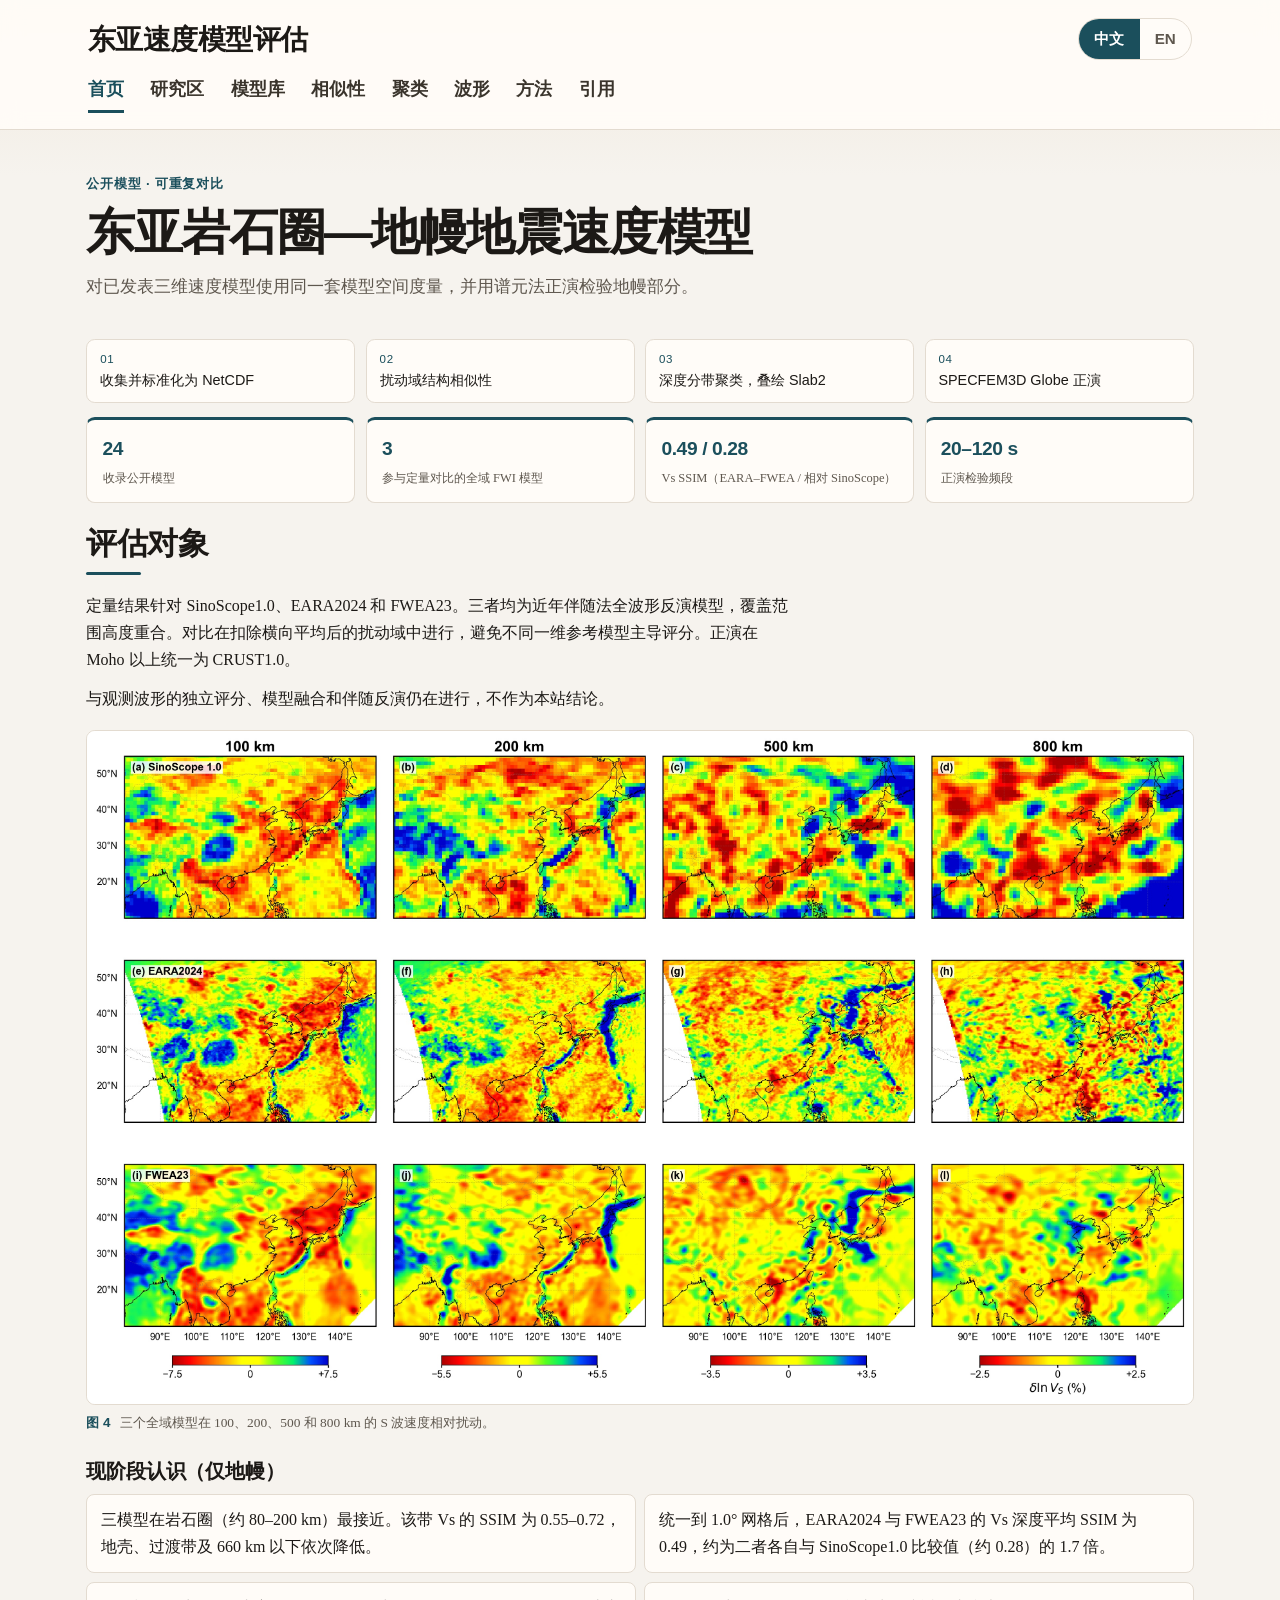
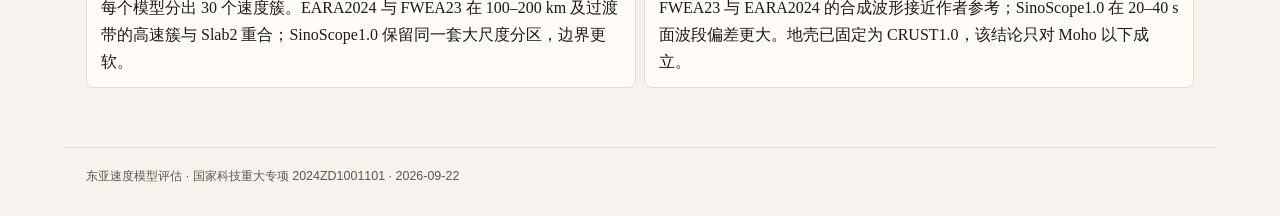
<file: index.html>
<!DOCTYPE html>
<html lang="zh-CN">
<head>
  <meta charset="UTF-8">
  <meta name="viewport" content="width=device-width, initial-scale=1">
  <title>东亚速度模型评估</title>
  <meta name="description" content="东亚公开岩石圈—地幔地震速度模型的定量评估。">
  <link rel="alternate" hreflang="zh-CN" href="./">
  <link rel="alternate" hreflang="en" href="en/index.html">
  <link rel="stylesheet" href="style.css?v=9">
</head>
<body>
<header class="site">
  <div class="brand-bar">
    <a class="brand" href="#home">东亚速度模型评估</a>
    <nav class="lang-switch" aria-label="Language">
      <a href="#" class="current" aria-current="page">中文</a>
      <a href="en/index.html" id="lang-other">EN</a>
    </nav>
  </div>
  <nav class="site" aria-label="Primary">
    <a href="#home" data-section="home" class="active">首页</a>
    <a href="#region" data-section="region">研究区</a>
    <a href="#models" data-section="models">模型库</a>
    <a href="#similarity" data-section="similarity">相似性</a>
    <a href="#clustering" data-section="clustering">聚类</a>
    <a href="#waveforms" data-section="waveforms">波形</a>
    <a href="#methods" data-section="methods">方法</a>
    <a href="#cite" data-section="cite">引用</a>
  </nav>
</header>
<main>

  <section id="home" class="block on">
    <div class="hero">
      <p class="kicker sans">公开模型 · 可重复对比</p>
      <h1><span class="keep">东亚岩石圈—地幔</span><span class="keep">地震速度模型</span></h1>
      <p class="lead">对已发表三维速度模型使用同一套模型空间度量，并用谱元法正演检验地幔部分。</p>
    </div>
    <ol class="steps sans">
      <li><span>01</span>收集并标准化为 NetCDF</li>
      <li><span>02</span>扰动域结构相似性</li>
      <li><span>03</span>深度分带聚类，叠绘 Slab2</li>
      <li><span>04</span>SPECFEM3D Globe 正演</li>
    </ol>
    <div class="metrics">
      <div class="metric"><div class="v">24</div><div class="l">收录公开模型</div></div>
      <div class="metric"><div class="v">3</div><div class="l">参与定量对比的全域 FWI 模型</div></div>
      <div class="metric"><div class="v">0.49 / 0.28</div><div class="l">Vs SSIM（EARA–FWEA / 相对 SinoScope）</div></div>
      <div class="metric"><div class="v">20–120 s</div><div class="l">正演检验频段</div></div>
    </div>
    <h2>评估对象</h2>
    <p>定量结果针对 SinoScope1.0、EARA2024 和 FWEA23。三者均为近年伴随法全波形反演模型，覆盖范围高度重合。对比在扣除横向平均后的扰动域中进行，避免不同一维参考模型主导评分。正演在 Moho 以上统一为 CRUST1.0。</p>
    <p>与观测波形的独立评分、模型融合和伴随反演仍在进行，不作为本站结论。</p>
    <figure class="figure"><img src="assets/fig4.jpg" alt="三个全域模型在 100、200、500 和 800 km 的 S 波速度相对扰动。" loading="lazy"><figcaption><span class="fig-id">图 4</span> 三个全域模型在 100、200、500 和 800 km 的 S 波速度相对扰动。</figcaption></figure>
    <h3>现阶段认识（仅地幔）</h3>
    <ul class="findings">
      <li>三模型在岩石圈（约 80–200 km）最接近。该带 Vs 的 SSIM 为 0.55–0.72，地壳、过渡带及 660 km 以下依次降低。</li>
      <li>统一到 1.0° 网格后，EARA2024 与 FWEA23 的 Vs 深度平均 SSIM 为 0.49，约为二者各自与 SinoScope1.0 比较值（约 0.28）的 1.7 倍。</li>
      <li>每个模型分出 30 个速度簇。EARA2024 与 FWEA23 在 100–200 km 及过渡带的高速簇与 Slab2 重合；SinoScope1.0 保留同一套大尺度分区，边界更软。</li>
      <li>FWEA23 与 EARA2024 的合成波形接近作者参考；SinoScope1.0 在 20–40 s 面波段偏差更大。地壳已固定为 CRUST1.0，该结论只对 Moho 以下成立。</li>
    </ul>
  </section>
  <section id="region" class="block">
    <h2>研究区与数据</h2>
    <p>研究区覆盖东亚及西太平洋邻区，包括青藏高原、华北—东北、华南、东南亚，以及日本海沟—伊豆—小笠原—马里亚纳俯冲系统。</p>
    <figure class="figure"><img src="assets/fig1.jpg" alt="东亚研究区构造背景。底图给出海岸线、主要板块边界、火山和 Slab2 俯冲板片。" loading="lazy"><figcaption><span class="fig-id">图 1</span> 东亚研究区构造背景。底图给出海岸线、主要板块边界、火山和 Slab2 俯冲板片。</figcaption></figure>
    <p>波形检验测试集取自 GCMT / GCMT3D 的 30 个事件。公开 FDSN 台站经三分量完整、记录时长不少于 1800 s、20–100 s 频段信噪比不小于 4 筛选后，入选正演台站 135 个（独立台站 417 个，有效测量 2161 条，通过率约 69%）。</p>
    <figure class="figure"><img src="assets/fig2.jpg" alt="标准测试集 30 个事件的空间分布，用于谱元法正演检验。" loading="lazy"><figcaption><span class="fig-id">图 2</span> 标准测试集 30 个事件的空间分布，用于谱元法正演检验。</figcaption></figure>
    <figure class="figure"><img src="assets/fig3.jpg" alt="通过波形质量筛选后用于正演的台站分布。" loading="lazy"><figcaption><span class="fig-id">图 3</span> 通过波形质量筛选后用于正演的台站分布。</figcaption></figure>
    <p class="note">相对 FWEA23 所用约 814 个中国省级台站，公开 FDSN 在中国大陆内部明显偏少。解释评分时不能把覆盖缺口读成模型优劣。</p>
  </section>
  <section id="models" class="block">
    <h2>模型库</h2>
    <p>共收集 2018–2026 年发表的 24 个岩石圈—上地幔模型。只有三个准全域 FWI 模型能进入同一套相似性矩阵；区域和局部模型仅作对照。</p>
    <h3>表 1　定量对比所用的三个模型</h3>
    <div class="table-wrap"><table><thead><tr><th>属性</th><th>SinoScope1.0</th><th>EARA2024</th><th>FWEA23</th></tr></thead><tbody>
        <tr><td>文献</td><td><a href="https://doi.org/10.1029/2022JB024957" target="_blank" rel="noopener noreferrer">Ma et al., 2022</a></td><td><a href="https://doi.org/10.1093/gji/ggae302" target="_blank" rel="noopener noreferrer">Xi et al., 2024</a></td><td><a href="https://doi.org/10.1016/j.epsl.2024.118764" target="_blank" rel="noopener noreferrer">Liu et al., 2024</a></td></tr>
        <tr><td>水平分辨率</td><td>~1.0°</td><td>~0.25°</td><td>~0.25°</td></tr>
        <tr><td>深度 (km)</td><td>0–2800</td><td>0–1000</td><td>0–1000</td></tr>
        <tr><td>地震 / 台站</td><td>410 / 2427</td><td>142 / ~2000</td><td>141 / 4640</td></tr>
        <tr><td>最短周期 (s)</td><td>30</td><td>8</td><td>15</td></tr>
        <tr><td>失配函数</td><td>时-频域相位</td><td>加权 NZCC</td><td>分震相归一化互相关</td></tr>
        <tr><td>径向各向异性</td><td>否</td><td>ρ, VC, VSV, VSH, η</td><td>仅上部 220 km</td></tr>
        <tr><td>初始模型</td><td>CSEM</td><td>FWEA18 + EARA2014 + S362ANI</td><td>FWEA18 + EARA2014</td></tr>
        <tr><td>分发形式</td><td>规则网格 NetCDF</td><td>规则网格 NetCDF</td><td>NetCDF + 原生 GLL</td></tr>
        </tbody></table></div>
    <h3>表 S1　模型目录（按年份）</h3>
    <div class="table-wrap"><table><thead><tr><th>模型</th><th>年份</th><th>参数</th><th>深度 (km)</th><th>覆盖</th><th>文献</th></tr></thead><tbody><tr><td>CSEM_Japan</td><td>2018</td><td>Vs</td><td>0–350</td><td>日本及邻区</td><td><a href="https://doi.org/10.1029/2018GL077338" target="_blank" rel="noopener noreferrer">Fichtner et al., 2018</a></td></tr>
<tr><td>FWEA18</td><td>2018</td><td>Vp, Vs</td><td>0–800</td><td>东亚</td><td><a href="https://doi.org/10.1029/2018GC007460" target="_blank" rel="noopener noreferrer">Tao et al., 2018</a></td></tr>
<tr><td>TP2019</td><td>2020</td><td>Vs</td><td>25–700</td><td>青藏高原</td><td><a href="https://doi.org/10.1029/2019JB018344" target="_blank" rel="noopener noreferrer">Xiao et al., 2020</a></td></tr>
<tr><td>KEA20</td><td>2021</td><td>Vs</td><td>25–250</td><td>朝鲜半岛—东亚</td><td><a href="https://doi.org/10.1029/2020JB021201" target="_blank" rel="noopener noreferrer">Witek et al., 2021</a></td></tr>
<tr><td>SWChinaCVM-1.0</td><td>2021</td><td>Vp, Vs</td><td>0–50</td><td>西南中国</td><td><a href="https://doi.org/10.1785/0220200318" target="_blank" rel="noopener noreferrer">Liu et al., 2021</a></td></tr>
<tr><td>SinoScope1.0</td><td>2022</td><td>Vp, Vs</td><td>0–2800</td><td>中国及邻区</td><td><a href="https://doi.org/10.1029/2022JB024957" target="_blank" rel="noopener noreferrer">Ma et al., 2022</a></td></tr>
<tr><td>USTClitho2.0</td><td>2022</td><td>Vp, Vs</td><td>0–150</td><td>中国大陆</td><td><a href="https://doi.org/10.1785/0220210122" target="_blank" rel="noopener noreferrer">Han et al., 2022</a></td></tr>
<tr><td>SASSY21</td><td>2022</td><td>Vs</td><td>150–600</td><td>东南亚</td><td><a href="https://doi.org/10.1029/2021JB022930" target="_blank" rel="noopener noreferrer">Wehner et al., 2022</a></td></tr>
<tr><td>CSRM1.0</td><td>2023</td><td>Vp, Vs</td><td>0–100</td><td>中国大陆</td><td><a href="https://doi.org/10.26464/epp2023078" target="_blank" rel="noopener noreferrer">Wen and Yu, 2023</a></td></tr>
<tr><td>SWChinaCVM-2.0</td><td>2023</td><td>Vp, Vs</td><td>0–50</td><td>西南中国</td><td><a href="https://doi.org/10.1007/s11430-022-1161-7" target="_blank" rel="noopener noreferrer">Liu et al., 2023</a></td></tr>
<tr><td>ASIA2024</td><td>2024</td><td>Vp, Vs</td><td>0–690</td><td>亚洲</td><td><a href="https://doi.org/10.1016/j.earscirev.2024.104841" target="_blank" rel="noopener noreferrer">Dou et al., 2024</a></td></tr>
<tr><td>EARA2024</td><td>2024</td><td>Vp, Vs</td><td>0–1000</td><td>东亚—西北太平洋</td><td><a href="https://doi.org/10.1093/gji/ggae302" target="_blank" rel="noopener noreferrer">Xi et al., 2024</a></td></tr>
<tr><td>FWEA23</td><td>2024</td><td>Vp, Vs</td><td>0–1000</td><td>东亚</td><td><a href="https://doi.org/10.1016/j.epsl.2024.118764" target="_blank" rel="noopener noreferrer">Liu et al., 2024</a></td></tr>
<tr><td>CSES_VM1.0</td><td>2024</td><td>Vp, Vs</td><td>0–75</td><td>南北地震带</td><td><a href="https://doi.org/10.1007/s11430-023-1293-4" target="_blank" rel="noopener noreferrer">Wu et al., 2024</a></td></tr>
<tr><td>Gao_NEChina</td><td>2025</td><td>Vp</td><td>0–2500</td><td>东北</td><td><a href="https://doi.org/10.1038/s41467-025-58053-5" target="_blank" rel="noopener noreferrer">Gao et al., 2025</a></td></tr>
<tr><td>Han_NEChina</td><td>2025</td><td>Vs</td><td>0–2500</td><td>东北</td><td><a href="https://doi.org/10.1093/gji/ggaf070" target="_blank" rel="noopener noreferrer">Han et al., 2025</a></td></tr></tbody></table></div>
    <p class="note">Chen_SChinaSea、Cao_SETibet、Kumar_Pamir、Wu_NETibet 等局部模型只作对照。数据来自 IRIS EMC 与论文补充材料。本站不提供 NetCDF 或 GLL 下载。</p>
  </section>
  <section id="similarity" class="block">
    <h2>结构相似性</h2>
    <p>在统一 1.0° 网格和扰动场 δlnV 上逐层计算 SSIM（Wang et al., 2004）。相位随机化零假设基线约 0.05–0.07。横向平均剖面的一维 SSIM 为 0.90–0.99，分歧在横向图案而不在背景梯度。</p>
    <figure class="figure"><img src="assets/fig5.jpg" alt="一维背景剖面与逐深度结构相似性（Vs / Vp）。" loading="lazy"><figcaption><span class="fig-id">图 5</span> 一维背景剖面与逐深度结构相似性（Vs / Vp）。</figcaption></figure>
    <h3>表 2　深度平均 SSIM ± 标准差</h3>
    <div class="table-wrap"><table><thead><tr><th>模型对</th><th>Vs SSIM</th><th>Vs 结构项</th><th>Vp SSIM</th><th>Vp 结构项</th><th>零假设 (Vs / Vp)</th></tr></thead><tbody>
        <tr><td>SinoScope1.0–EARA2024</td><td>0.276 ± 0.147</td><td>0.305</td><td>0.196 ± 0.089</td><td>0.224</td><td>0.054 / 0.067</td></tr>
        <tr><td>SinoScope1.0–FWEA23</td><td>0.288 ± 0.148</td><td>0.332</td><td>0.198 ± 0.106</td><td>0.233</td><td>0.056 / 0.071</td></tr>
        <tr><td>EARA2024–FWEA23</td><td>0.494 ± 0.153</td><td>0.521</td><td>0.482 ± 0.101</td><td>0.509</td><td>0.053 / 0.054</td></tr>
        </tbody></table></div>
    <p>岩石圈（80–200 km）最接近，单层 Vs 峰值在 120 km（0.764 / 0.622 / 0.619）。地壳、200 km 以下及 660 km 以下依次降低。EARA2024–FWEA23 在 660 km 的单层突降，更可能来自相变面参数化差异，而不是真实结构对比。</p>
    <figure class="figure"><img src="assets/fig4.jpg" alt="三个全域模型在 100、200、500 和 800 km 的 S 波速度相对扰动。" loading="lazy"><figcaption><span class="fig-id">图 4</span> 三个全域模型在 100、200、500 和 800 km 的 S 波速度相对扰动。</figcaption></figure>
  </section>
  <section id="clustering" class="block">
    <h2>速度簇</h2>
    <p>在地壳、岩石圈地幔、过渡带和下地幔四个深度带上，对 (δlnVp, δlnVs) 独立拟合高斯混合。分量数取构造先验 K = 10 / 10 / 5 / 5，不用 BIC 最小值。带内按平均 δlnVs 升序编号。地质界线与 Slab2 只作叠图，不计算符合度分数。</p>
    <h3>表 3　深度分层 GMM</h3>
    <div class="table-wrap"><table><thead><tr><th>模型</th><th>簇数</th><th>有效体元</th><th>轮廓系数</th><th>高置信度</th></tr></thead><tbody>
        <tr><td>SinoScope1.0</td><td>30</td><td>4.08×10⁵</td><td>0.297</td><td>53.4%</td></tr>
        <tr><td>EARA2024</td><td>30</td><td>5.81×10⁶</td><td>0.342</td><td>74.2%</td></tr>
        <tr><td>FWEA23</td><td>30</td><td>7.64×10⁶</td><td>0.343</td><td>75.9%</td></tr>
        </tbody></table></div>
    <figure class="figure"><img src="assets/fig6.jpg" alt="EARA2024 深度分层 GMM 速度簇水平切片，叠绘 Slab2。" loading="lazy"><figcaption><span class="fig-id">图 6</span> EARA2024 深度分层 GMM 速度簇水平切片，叠绘 Slab2。</figcaption></figure>
    <figure class="figure"><img src="assets/fig7.jpg" alt="EARA2024 速度簇的经度—深度剖面，叠绘 Slab2 板片体。" loading="lazy"><figcaption><span class="fig-id">图 7</span> EARA2024 速度簇的经度—深度剖面，叠绘 Slab2 板片体。</figcaption></figure>
    <figure class="figure"><img src="assets/fig8.jpg" alt="EARA2024 各速度簇的 dlnVp / dlnVs 深度剖面。" loading="lazy"><figcaption><span class="fig-id">图 8</span> EARA2024 各速度簇的 dlnVp / dlnVs 深度剖面。</figcaption></figure>
    <p class="note">地壳带体积很小、集中在 0–10 km 的若干簇是振幅碎片，不解释为独立盆地。正文只讨论克拉通根、弧后低速、滞留板片和环境地幔等一级格局。</p>
  </section>
  <section id="waveforms" class="block">
    <h2>正演波形</h2>
    <p>三模型在同一套 SPECFEM3D Globe 网格上正演，CMTSOLUTION 与 STATIONS 相同。求解器先写地幔再写地壳，因此三次计算在 Moho 以上都使用 CRUST1.0，合成波形差异只反映地幔。频段为 20–40 s 和 40–120 s。当前指标比较的是合成波形与作者参考波形（AuthorRef），还不是观测记录。</p>
    <figure class="figure"><img src="assets/fig9.jpg" alt="三模型合成波形相对作者参考波形的走时、振幅和波形形态汇总。" loading="lazy"><figcaption><span class="fig-id">图 9</span> 三模型合成波形相对作者参考波形的走时、振幅和波形形态汇总。</figcaption></figure>
    <h3>表 5　相对 AuthorRef 的中位数指标（节选）</h3>
    <div class="table-wrap"><table><thead><tr><th>模型</th><th>频段</th><th>震相</th><th>|dT| (s)</th><th>NZCC</th><th>相对 L2</th></tr></thead><tbody>
        <tr><td>FWEA23</td><td>20–40 s</td><td>P(Z)</td><td>0.41</td><td>0.935</td><td>0.145</td></tr>
        <tr><td>EARA2024</td><td>20–40 s</td><td>P(Z)</td><td>0.35</td><td>0.920</td><td>0.171</td></tr>
        <tr><td>SinoScope1.0</td><td>20–40 s</td><td>P(Z)</td><td>2.68</td><td>0.714</td><td>0.592</td></tr>
        <tr><td>FWEA23</td><td>20–40 s</td><td>Rayleigh(Z)</td><td>4.60</td><td>0.475</td><td>1.016</td></tr>
        <tr><td>EARA2024</td><td>20–40 s</td><td>Rayleigh(Z)</td><td>4.71</td><td>0.415</td><td>1.084</td></tr>
        <tr><td>SinoScope1.0</td><td>20–40 s</td><td>Rayleigh(Z)</td><td>5.47</td><td>0.303</td><td>1.571</td></tr>
        <tr><td>FWEA23</td><td>40–120 s</td><td>P(Z)</td><td>0.67</td><td>0.978</td><td>0.047</td></tr>
        <tr><td>EARA2024</td><td>40–120 s</td><td>P(Z)</td><td>0.42</td><td>0.979</td><td>0.052</td></tr>
        <tr><td>SinoScope1.0</td><td>40–120 s</td><td>P(Z)</td><td>3.07</td><td>0.908</td><td>0.188</td></tr>
        </tbody></table></div>
    <p>长周期体波窗口最稳定。SinoScope1.0 与另外两模型的差别主要出现在 20–40 s 面波段。模型空间 SSIM 排序不能直接当作观测波形的最终排名：AuthorRef 更接近 FWEA23，目前只有 FWEA23 有原生 GLL，且正演不含地壳 SSIM 所度量的那部分差异。</p>
    <p class="note">本页不提供向超算互联网提交作业。预计算图是当前正演记录。</p>
  </section>
  <section id="methods" class="block">
    <h2>方法要点</h2>
    <h3>标准化</h3>
    <p>模型转为符合 CF 约定的 NetCDF，维度为 (latitude, longitude, depth)。速度单位 km/s，深度自地表向下为正。参数名：vp、vs、vpv、vph、vsv、vsh、rho、eta。三个核心模型已有原生 Vp 与 Vs，不使用 Brocher (2005) 或地幔比例补全。</p>
    <h3>扰动域与统一网格</h3>
    <p>δlnV = (V − V̄(z)) / V̄(z)，V̄ 为面积加权横向平均。所有模型对使用交集区域（约 10°–55°N，80°–150°E）、1.0° 网格和有效掩膜（逐层覆盖约 0.90）。若各对各取原生分辨率，矩阵内的 SSIM 将不可比。</p>
    <h3>SSIM</h3>
    <p>局部统计使用 σ = 2.0° 的高斯窗口，再按层厚加权。单独给出结构项，以免把纯振幅标定误读为图案变化。零假设保持功率谱、随机化相位（20 次，种子 42）。</p>
    <h3>聚类</h3>
    <p>特征为标准化后的 δlnVp 与 δlnVs。分带界线为 Moho、410 km 和 660 km。完整协方差 GMM 由 EM 估计。三模型使用同一组 K。BIC 只作诊断。</p>
    <h3>正演</h3>
    <p>SPECFEM3D Globe 在地幔赋值之后写入地壳。启用地壳模块会覆盖 Moho 以上节点。三次正演共用 CRUST1.0，残差才能归因到地幔。频段下限为 20 s。窗口目标为信噪比大于 4 且互相关大于 0.7。观测波形的 χT / χA / χF 及地理—分类加权（Zhou et al., 2021）留待后续工作。</p>
  </section>
  <section id="cite" class="block">
    <h2>引用与数据</h2>
    <p>请引用在审稿件。模型文件仍由原作者和 IRIS EMC 分发，本站不提供 NetCDF 或 GLL。</p>
    <ol class="cite">
      <li>评估文稿：东亚岩石圈—地幔地震速度模型定量对比。<i>中国科学：地球科学</i>，审稿中。</li>
      <li>Ma J, Bunge H, Thrastarson S, Fichtner A, Herwaarden D van, Tian Y, Chang S, Liu T. 2022. Seismic full-waveform inversion of the crust-mantle structure beneath China and adjacent regions. <i>J. Geophys. Res. Solid Earth</i>, 127(9), e2022JB024957.</li>
      <li>Liu C, Banerjee R, Grand S P, Sandvol E, Mitra S, Liang X, Wei S. 2024. A high-resolution seismic velocity model for East Asia using full-waveform tomography. <i>Earth Planet. Sci. Lett.</i>, 639, 118764.</li>
      <li>Xi Z, Chen M, Wei S S, Li J, Zhou T, Wang B, Kim Y. 2024. EARA2024: A radially anisotropic seismic velocity model for East Asia and the northwestern Pacific. <i>Geophys. J. Int.</i>, 239(2), 914–935.</li>
      <li>Wang Z, Bovik A C, Sheikh H R, Simoncelli E P. 2004. Image quality assessment: from error visibility to structural similarity. <i>IEEE Trans. Image Process.</i>, 13(4), 600–612.</li>
      <li>Zhou T, Li J, Xi Z, Chen M. 2021. Assessment of seismic tomographic models of the contiguous United States using spectral-element seismic waveforms. <i>Geophys. J. Int.</i>, 228(2), 1392–1414.</li>
      <li>IRIS DMC, 2011. Data Services Products: EMC. <a href="https://ds.iris.edu/ds/products/emc/" target="_blank" rel="noopener noreferrer">https://ds.iris.edu/ds/products/emc/</a></li>
    </ol>
    <p class="note">图件来自评估文稿。</p>
  </section>

</main>
<footer class="site">东亚速度模型评估 · 国家科技重大专项 2024ZD1001101 · 2026-09-22</footer>
<script src="app.js?v=3"></script>
</body>
</html>
</file>
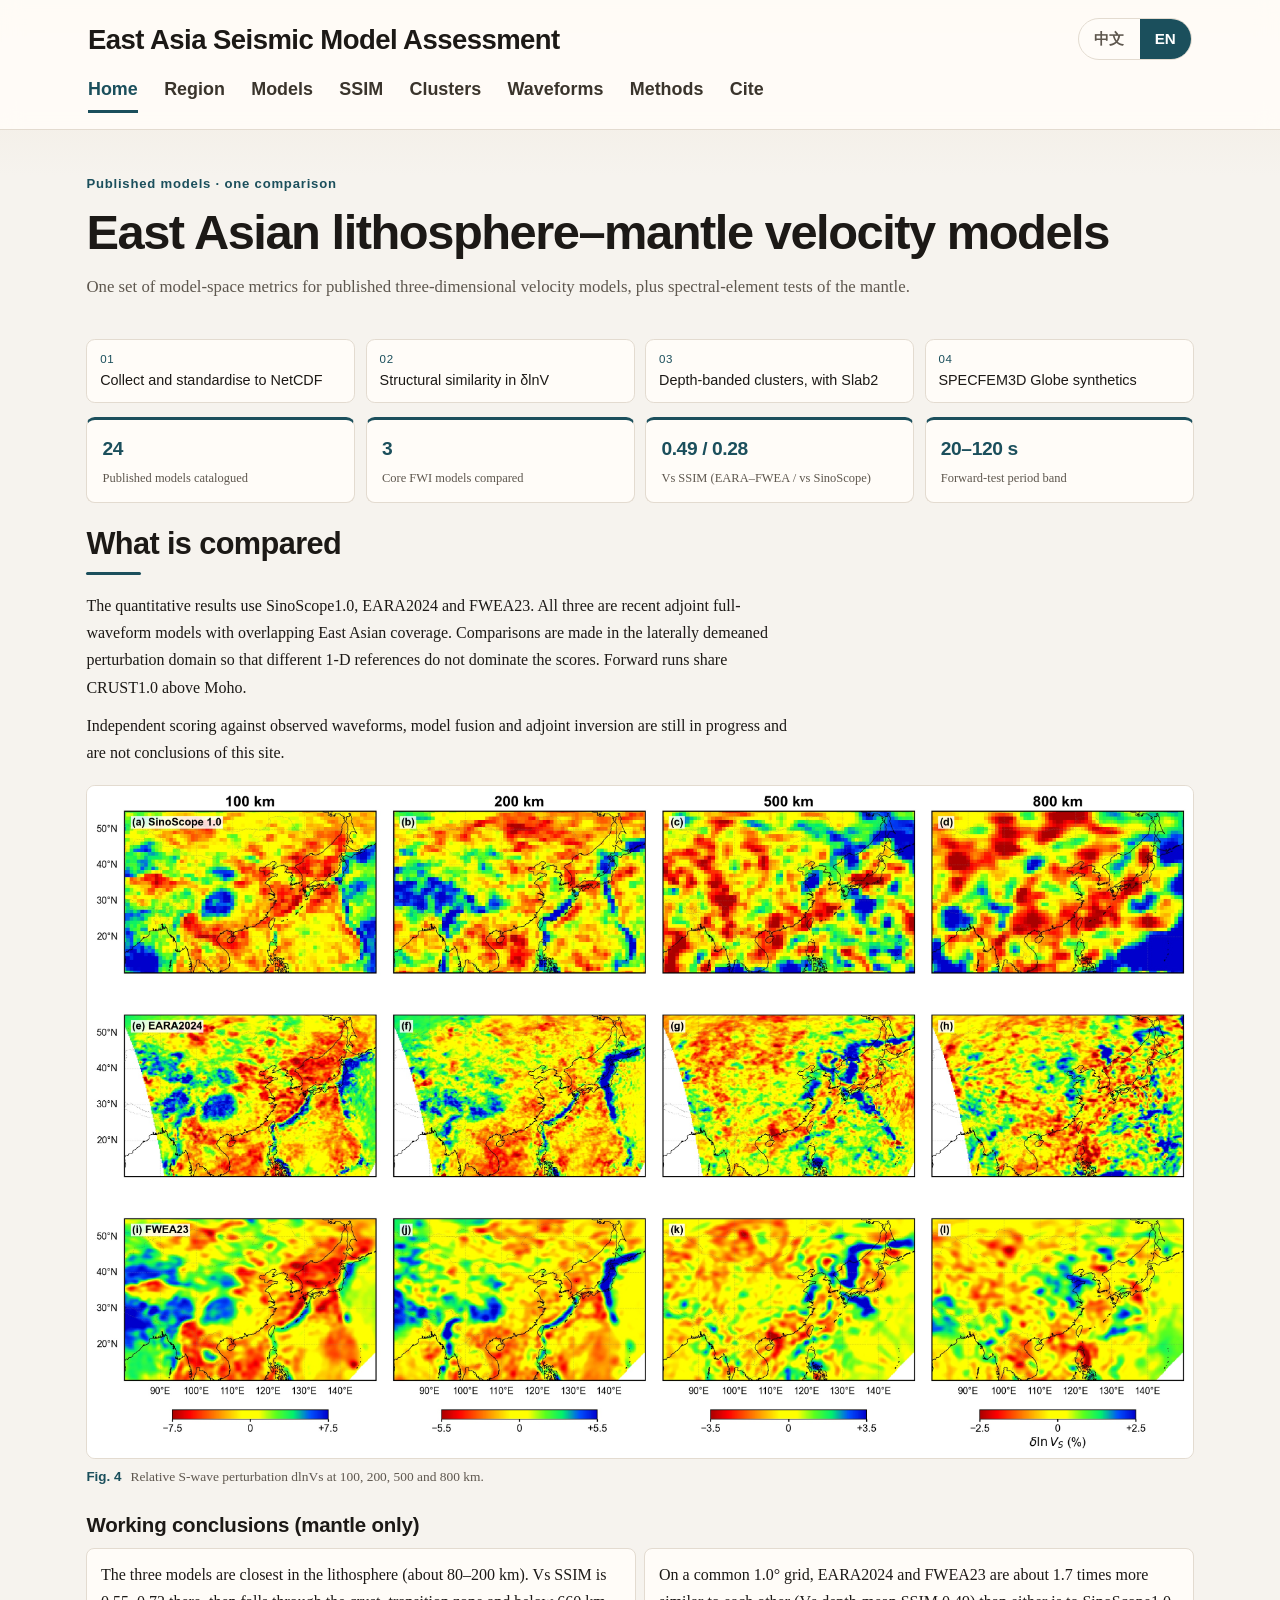
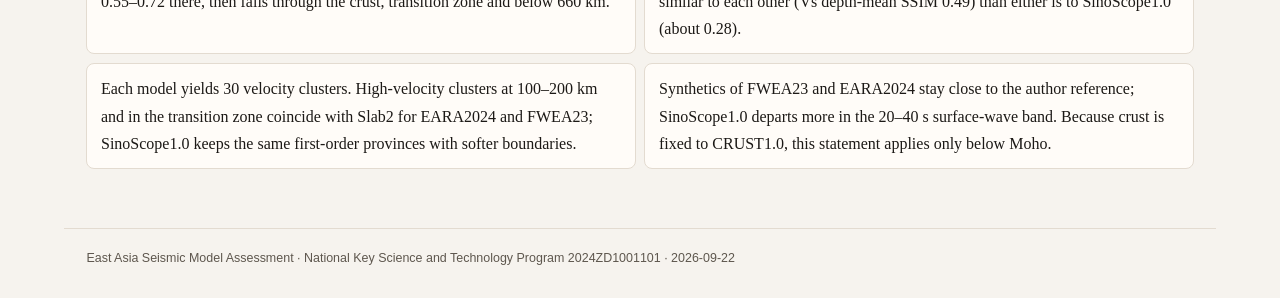
<file: en/index.html>
<!DOCTYPE html>
<html lang="en">
<head>
  <meta charset="UTF-8">
  <meta name="viewport" content="width=device-width, initial-scale=1">
  <title>East Asia Seismic Model Assessment</title>
  <meta name="description" content="Quantitative assessment of published East Asian lithosphere–mantle seismic velocity models.">
  <link rel="alternate" hreflang="en" href="./">
  <link rel="alternate" hreflang="zh-CN" href="../index.html">
  <link rel="stylesheet" href="../style.css?v=9">
</head>
<body>
<header class="site">
  <div class="brand-bar">
    <a class="brand" href="#home">East Asia Seismic <span class="tail">Model Assessment</span></a>
    <nav class="lang-switch" aria-label="Language">
      <a href="../index.html" id="lang-other">中文</a>
      <a href="#" class="current" aria-current="page">EN</a>
    </nav>
  </div>
  <nav class="site" aria-label="Primary">
    <a href="#home" data-section="home" class="active">Home</a>
    <a href="#region" data-section="region">Region</a>
    <a href="#models" data-section="models">Models</a>
    <a href="#similarity" data-section="similarity">SSIM</a>
    <a href="#clustering" data-section="clustering">Clusters</a>
    <a href="#waveforms" data-section="waveforms">Waveforms</a>
    <a href="#methods" data-section="methods">Methods</a>
    <a href="#cite" data-section="cite">Cite</a>
  </nav>
</header>
<main>

  <section id="home" class="block on">
    <div class="hero">
      <p class="kicker sans">Published models · one comparison</p>
      <h1>East Asian <span class="keep">lithosphere–mantle</span> <span class="keep">velocity models</span></h1>
      <p class="lead">One set of model-space metrics for published three-dimensional velocity models, plus spectral-element tests of the mantle.</p>
    </div>
    <ol class="steps sans">
      <li><span>01</span>Collect and standardise to NetCDF</li>
      <li><span>02</span>Structural similarity in δlnV</li>
      <li><span>03</span>Depth-banded clusters, with Slab2</li>
      <li><span>04</span>SPECFEM3D Globe synthetics</li>
    </ol>
    <div class="metrics">
      <div class="metric"><div class="v">24</div><div class="l">Published models catalogued</div></div>
      <div class="metric"><div class="v">3</div><div class="l">Core FWI models compared</div></div>
      <div class="metric"><div class="v">0.49 / 0.28</div><div class="l">Vs SSIM (EARA–FWEA / vs SinoScope)</div></div>
      <div class="metric"><div class="v">20–120 s</div><div class="l">Forward-test period band</div></div>
    </div>
    <h2>What is compared</h2>
    <p>The quantitative results use SinoScope1.0, EARA2024 and FWEA23. All three are recent adjoint full-waveform models with overlapping East Asian coverage. Comparisons are made in the laterally demeaned perturbation domain so that different 1-D references do not dominate the scores. Forward runs share CRUST1.0 above Moho.</p>
    <p>Independent scoring against observed waveforms, model fusion and adjoint inversion are still in progress and are not conclusions of this site.</p>
    <figure class="figure"><img src="../assets/fig4.jpg" alt="Relative S-wave perturbation dlnVs at 100, 200, 500 and 800 km." loading="lazy"><figcaption><span class="fig-id">Fig. 4</span> Relative S-wave perturbation dlnVs at 100, 200, 500 and 800 km.</figcaption></figure>
    <h3>Working conclusions (mantle only)</h3>
    <ul class="findings">
      <li>The three models are closest in the lithosphere (about 80–200 km). Vs SSIM is 0.55–0.72 there, then falls through the crust, transition zone and below 660 km.</li>
      <li>On a common 1.0° grid, EARA2024 and FWEA23 are about 1.7 times more similar to each other (Vs depth-mean SSIM 0.49) than either is to SinoScope1.0 (about 0.28).</li>
      <li>Each model yields 30 velocity clusters. High-velocity clusters at 100–200 km and in the transition zone coincide with Slab2 for EARA2024 and FWEA23; SinoScope1.0 keeps the same first-order provinces with softer boundaries.</li>
      <li>Synthetics of FWEA23 and EARA2024 stay close to the author reference; SinoScope1.0 departs more in the 20–40 s surface-wave band. Because crust is fixed to CRUST1.0, this statement applies only below Moho.</li>
    </ul>
  </section>
  <section id="region" class="block">
    <h2>Region and data</h2>
    <p>The study region covers East Asia and the adjacent western Pacific, including the Tibetan Plateau, North and Northeast China, South China, Southeast Asia, and the Japan–Izu–Bonin–Mariana subduction system.</p>
    <figure class="figure"><img src="../assets/fig1.jpg" alt="Tectonic setting of East Asia (coastline, plate boundaries, volcanoes, Slab2)." loading="lazy"><figcaption><span class="fig-id">Fig. 1</span> Tectonic setting of East Asia (coastline, plate boundaries, volcanoes, Slab2).</figcaption></figure>
    <p>The waveform test set uses 30 events from GCMT / GCMT3D. Public FDSN stations are screened for three-component completeness, record length of at least 1800 s, and SNR ≥ 4 in 20–100 s. After screening, 135 stations enter the forward geometry (417 unique stations; 2161 event–station pairs; about 69% pass rate).</p>
    <figure class="figure"><img src="../assets/fig2.jpg" alt="Thirty events in the standard test set used for spectral-element forward tests." loading="lazy"><figcaption><span class="fig-id">Fig. 2</span> Thirty events in the standard test set used for spectral-element forward tests.</figcaption></figure>
    <figure class="figure"><img src="../assets/fig3.jpg" alt="Stations retained after waveform-quality screening." loading="lazy"><figcaption><span class="fig-id">Fig. 3</span> Stations retained after waveform-quality screening.</figcaption></figure>
    <p class="note">Public FDSN coverage is sparse inside continental China relative to the ~814 provincial stations used by FWEA23. That gap must not be read as a model ranking.</p>
  </section>
  <section id="models" class="block">
    <h2>Model library</h2>
    <p>Twenty-four published lithosphere–upper-mantle models (2018–2026) were collected from the literature and IRIS EMC. Only the three quasi-continental FWI models share a common volume for a single similarity matrix. Regional and local models are kept as qualitative references.</p>
    <h3>Table 1. Three models used for quantitative scores</h3>
    <div class="table-wrap"><table><thead><tr><th>Attribute</th><th>SinoScope1.0</th><th>EARA2024</th><th>FWEA23</th></tr></thead><tbody>
        <tr><td>Reference</td><td><a href="https://doi.org/10.1029/2022JB024957" target="_blank" rel="noopener noreferrer">Ma et al., 2022</a></td><td><a href="https://doi.org/10.1093/gji/ggae302" target="_blank" rel="noopener noreferrer">Xi et al., 2024</a></td><td><a href="https://doi.org/10.1016/j.epsl.2024.118764" target="_blank" rel="noopener noreferrer">Liu et al., 2024</a></td></tr>
        <tr><td>Horizontal grid</td><td>~1.0°</td><td>~0.25°</td><td>~0.25°</td></tr>
        <tr><td>Depth (km)</td><td>0–2800</td><td>0–1000</td><td>0–1000</td></tr>
        <tr><td>Events / stations</td><td>410 / 2427</td><td>142 / ~2000</td><td>141 / 4640</td></tr>
        <tr><td>Shortest period (s)</td><td>30</td><td>8</td><td>15</td></tr>
        <tr><td>Misfit</td><td>Time–frequency phase</td><td>Weighted NZCC</td><td>Windowed normalised CC</td></tr>
        <tr><td>Radial anisotropy</td><td>No</td><td>ρ, VC, VSV, VSH, η</td><td>Upper 220 km</td></tr>
        <tr><td>Starting model</td><td>CSEM</td><td>FWEA18 + EARA2014 + S362ANI</td><td>FWEA18 + EARA2014</td></tr>
        <tr><td>Distribution</td><td>Regular NetCDF</td><td>Regular NetCDF</td><td>NetCDF + native GLL</td></tr>
        </tbody></table></div>
    <h3>Table S1. Catalog (by year)</h3>
    <div class="table-wrap"><table><thead><tr><th>Model</th><th>Year</th><th>Parameters</th><th>Depth (km)</th><th>Footprint</th><th>Reference</th></tr></thead><tbody><tr><td>CSEM_Japan</td><td>2018</td><td>Vs</td><td>0–350</td><td>Japan</td><td><a href="https://doi.org/10.1029/2018GL077338" target="_blank" rel="noopener noreferrer">Fichtner et al., 2018</a></td></tr>
<tr><td>FWEA18</td><td>2018</td><td>Vp, Vs</td><td>0–800</td><td>East Asia</td><td><a href="https://doi.org/10.1029/2018GC007460" target="_blank" rel="noopener noreferrer">Tao et al., 2018</a></td></tr>
<tr><td>TP2019</td><td>2020</td><td>Vs</td><td>25–700</td><td>Tibetan Plateau</td><td><a href="https://doi.org/10.1029/2019JB018344" target="_blank" rel="noopener noreferrer">Xiao et al., 2020</a></td></tr>
<tr><td>KEA20</td><td>2021</td><td>Vs</td><td>25–250</td><td>Korea–East Asia</td><td><a href="https://doi.org/10.1029/2020JB021201" target="_blank" rel="noopener noreferrer">Witek et al., 2021</a></td></tr>
<tr><td>SWChinaCVM-1.0</td><td>2021</td><td>Vp, Vs</td><td>0–50</td><td>SW China</td><td><a href="https://doi.org/10.1785/0220200318" target="_blank" rel="noopener noreferrer">Liu et al., 2021</a></td></tr>
<tr><td>SinoScope1.0</td><td>2022</td><td>Vp, Vs</td><td>0–2800</td><td>China and adjacent</td><td><a href="https://doi.org/10.1029/2022JB024957" target="_blank" rel="noopener noreferrer">Ma et al., 2022</a></td></tr>
<tr><td>USTClitho2.0</td><td>2022</td><td>Vp, Vs</td><td>0–150</td><td>Continental China</td><td><a href="https://doi.org/10.1785/0220210122" target="_blank" rel="noopener noreferrer">Han et al., 2022</a></td></tr>
<tr><td>SASSY21</td><td>2022</td><td>Vs</td><td>150–600</td><td>SE Asia</td><td><a href="https://doi.org/10.1029/2021JB022930" target="_blank" rel="noopener noreferrer">Wehner et al., 2022</a></td></tr>
<tr><td>CSRM1.0</td><td>2023</td><td>Vp, Vs</td><td>0–100</td><td>Continental China</td><td><a href="https://doi.org/10.26464/epp2023078" target="_blank" rel="noopener noreferrer">Wen and Yu, 2023</a></td></tr>
<tr><td>SWChinaCVM-2.0</td><td>2023</td><td>Vp, Vs</td><td>0–50</td><td>SW China</td><td><a href="https://doi.org/10.1007/s11430-022-1161-7" target="_blank" rel="noopener noreferrer">Liu et al., 2023</a></td></tr>
<tr><td>ASIA2024</td><td>2024</td><td>Vp, Vs</td><td>0–690</td><td>Asia</td><td><a href="https://doi.org/10.1016/j.earscirev.2024.104841" target="_blank" rel="noopener noreferrer">Dou et al., 2024</a></td></tr>
<tr><td>EARA2024</td><td>2024</td><td>Vp, Vs</td><td>0–1000</td><td>East Asia–NW Pacific</td><td><a href="https://doi.org/10.1093/gji/ggae302" target="_blank" rel="noopener noreferrer">Xi et al., 2024</a></td></tr>
<tr><td>FWEA23</td><td>2024</td><td>Vp, Vs</td><td>0–1000</td><td>East Asia</td><td><a href="https://doi.org/10.1016/j.epsl.2024.118764" target="_blank" rel="noopener noreferrer">Liu et al., 2024</a></td></tr>
<tr><td>CSES_VM1.0</td><td>2024</td><td>Vp, Vs</td><td>0–75</td><td>N–S seismic belt</td><td><a href="https://doi.org/10.1007/s11430-023-1293-4" target="_blank" rel="noopener noreferrer">Wu et al., 2024</a></td></tr>
<tr><td>Gao_NEChina</td><td>2025</td><td>Vp</td><td>0–2500</td><td>NE China</td><td><a href="https://doi.org/10.1038/s41467-025-58053-5" target="_blank" rel="noopener noreferrer">Gao et al., 2025</a></td></tr>
<tr><td>Han_NEChina</td><td>2025</td><td>Vs</td><td>0–2500</td><td>NE China</td><td><a href="https://doi.org/10.1093/gji/ggaf070" target="_blank" rel="noopener noreferrer">Han et al., 2025</a></td></tr></tbody></table></div>
    <p class="note">Additional local models (Chen_SChinaSea, Cao_SETibet, Kumar_Pamir, Wu_NETibet and later regional Vs models) are used only as local checks. Source files: IRIS EMC and paper supplements. This site does not host the NetCDF volumes.</p>
  </section>
  <section id="similarity" class="block">
    <h2>Structural similarity</h2>
    <p>SSIM (Wang et al., 2004) is computed layer by layer on a common 1.0° grid in the perturbation field δlnV. A phase-randomised surrogate gives a noise floor of about 0.05–0.07. One-dimensional SSIM of the horizontal-mean profiles is 0.90–0.99, so the disagreement lives in lateral pattern, not in the background gradient.</p>
    <figure class="figure"><img src="../assets/fig5.jpg" alt="1-D background profiles and depth-dependent SSIM for Vs and Vp." loading="lazy"><figcaption><span class="fig-id">Fig. 5</span> 1-D background profiles and depth-dependent SSIM for Vs and Vp.</figcaption></figure>
    <h3>Table 2. Depth-mean SSIM ± standard deviation</h3>
    <div class="table-wrap"><table><thead><tr><th>Pair</th><th>Vs SSIM</th><th>Vs structure</th><th>Vp SSIM</th><th>Vp structure</th><th>Null (Vs / Vp)</th></tr></thead><tbody>
        <tr><td>SinoScope1.0–EARA2024</td><td>0.276 ± 0.147</td><td>0.305</td><td>0.196 ± 0.089</td><td>0.224</td><td>0.054 / 0.067</td></tr>
        <tr><td>SinoScope1.0–FWEA23</td><td>0.288 ± 0.148</td><td>0.332</td><td>0.198 ± 0.106</td><td>0.233</td><td>0.056 / 0.071</td></tr>
        <tr><td>EARA2024–FWEA23</td><td>0.494 ± 0.153</td><td>0.521</td><td>0.482 ± 0.101</td><td>0.509</td><td>0.053 / 0.054</td></tr>
        </tbody></table></div>
    <p>Lithosphere (80–200 km) is the closest band. The single-layer Vs peak is at 120 km (0.764 / 0.622 / 0.619). Values drop in the crust, below 200 km, and especially below 660 km. EARA2024–FWEA23 shows a one-node drop at 660 km that is more likely a phase-boundary parameterisation mismatch than a structural contrast.</p>
    <figure class="figure"><img src="../assets/fig4.jpg" alt="Relative S-wave perturbation dlnVs at 100, 200, 500 and 800 km." loading="lazy"><figcaption><span class="fig-id">Fig. 4</span> Relative S-wave perturbation dlnVs at 100, 200, 500 and 800 km.</figcaption></figure>
  </section>
  <section id="clustering" class="block">
    <h2>Velocity clusters</h2>
    <p>A Gaussian mixture is fit independently in four depth bands (crust / lithospheric mantle / transition zone / lower mantle) on (δlnVp, δlnVs). The component counts are a tectonic prior, K = 10 / 10 / 5 / 5, not an argmin of BIC. Labels are sorted by mean δlnVs inside each band. Geology and Slab2 are overlaid only; no NMI or purity score is computed.</p>
    <h3>Table 3. Depth-banded GMM</h3>
    <div class="table-wrap"><table><thead><tr><th>Model</th><th>Clusters</th><th>Valid voxels</th><th>Silhouette</th><th>High confidence</th></tr></thead><tbody>
        <tr><td>SinoScope1.0</td><td>30</td><td>4.08×10⁵</td><td>0.297</td><td>53.4%</td></tr>
        <tr><td>EARA2024</td><td>30</td><td>5.81×10⁶</td><td>0.342</td><td>74.2%</td></tr>
        <tr><td>FWEA23</td><td>30</td><td>7.64×10⁶</td><td>0.343</td><td>75.9%</td></tr>
        </tbody></table></div>
    <figure class="figure"><img src="../assets/fig6.jpg" alt="Depth-banded GMM velocity clusters of EARA2024, with Slab2 contours." loading="lazy"><figcaption><span class="fig-id">Fig. 6</span> Depth-banded GMM velocity clusters of EARA2024, with Slab2 contours.</figcaption></figure>
    <figure class="figure"><img src="../assets/fig7.jpg" alt="Longitude–depth cluster sections of EARA2024 with Slab2 outlines." loading="lazy"><figcaption><span class="fig-id">Fig. 7</span> Longitude–depth cluster sections of EARA2024 with Slab2 outlines.</figcaption></figure>
    <figure class="figure"><img src="../assets/fig8.jpg" alt="Cluster-wise dlnVp and dlnVs depth profiles of EARA2024." loading="lazy"><figcaption><span class="fig-id">Fig. 8</span> Cluster-wise dlnVp and dlnVs depth profiles of EARA2024.</figcaption></figure>
    <p class="note">Tiny crustal clusters concentrated in 0–10 km are amplitude fragments, not independent basins. The text discusses only first-order provinces: cratonic roots, back-arc lows, stagnant slabs, ambient mantle.</p>
  </section>
  <section id="waveforms" class="block">
    <h2>Forward waveforms</h2>
    <p>SPECFEM3D Globe is run on one mesh for all three models, with identical CMTSOLUTION and STATIONS. Assignment order in the solver writes 3-D crust after the mantle. CRUST1.0 is therefore imposed above Moho in every run, so synthetic differences isolate mantle structure. The band is 20–40 s and 40–120 s. Present scores compare synthetics with the author reference (AuthorRef), not with observations.</p>
    <figure class="figure"><img src="../assets/fig9.jpg" alt="Traveltime, amplitude and waveform misfit of synthetics versus AuthorRef." loading="lazy"><figcaption><span class="fig-id">Fig. 9</span> Traveltime, amplitude and waveform misfit of synthetics versus AuthorRef.</figcaption></figure>
    <h3>Table 5. Median misfit versus AuthorRef (excerpt)</h3>
    <div class="table-wrap"><table><thead><tr><th>Model</th><th>Band</th><th>Phase</th><th>|dT| (s)</th><th>NZCC</th><th>Rel. L2</th></tr></thead><tbody>
        <tr><td>FWEA23</td><td>20–40 s</td><td>P(Z)</td><td>0.41</td><td>0.935</td><td>0.145</td></tr>
        <tr><td>EARA2024</td><td>20–40 s</td><td>P(Z)</td><td>0.35</td><td>0.920</td><td>0.171</td></tr>
        <tr><td>SinoScope1.0</td><td>20–40 s</td><td>P(Z)</td><td>2.68</td><td>0.714</td><td>0.592</td></tr>
        <tr><td>FWEA23</td><td>20–40 s</td><td>Rayleigh(Z)</td><td>4.60</td><td>0.475</td><td>1.016</td></tr>
        <tr><td>EARA2024</td><td>20–40 s</td><td>Rayleigh(Z)</td><td>4.71</td><td>0.415</td><td>1.084</td></tr>
        <tr><td>SinoScope1.0</td><td>20–40 s</td><td>Rayleigh(Z)</td><td>5.47</td><td>0.303</td><td>1.571</td></tr>
        <tr><td>FWEA23</td><td>40–120 s</td><td>P(Z)</td><td>0.67</td><td>0.978</td><td>0.047</td></tr>
        <tr><td>EARA2024</td><td>40–120 s</td><td>P(Z)</td><td>0.42</td><td>0.979</td><td>0.052</td></tr>
        <tr><td>SinoScope1.0</td><td>40–120 s</td><td>P(Z)</td><td>3.07</td><td>0.908</td><td>0.188</td></tr>
        </tbody></table></div>
    <p>Body-wave long-period windows are stable. The 20–40 s surface-wave window is where SinoScope1.0 separates. Model-space SSIM order must not be read as a final observed-waveform ranking: AuthorRef is closer to FWEA23, only FWEA23 has native GLL, and crustal SSIM is excluded from these synthetics.</p>
    <p class="note">Interactive submission to the Supercomputing Internet is not on this page. Precomputed figures are the current record of the forward tests.</p>
  </section>
  <section id="methods" class="block">
    <h2>Methods in brief</h2>
    <h3>Standardisation</h3>
    <p>Models are rewritten as CF-compliant NetCDF with dimensions (latitude, longitude, depth). Speeds are in km/s, depth is positive downward from the surface. Names: vp, vs, vpv, vph, vsv, vsh, rho, eta. The three core models already have native Vp and Vs; Brocher (2005) and mantle scaling are not applied to them.</p>
    <h3>Perturbation and common grid</h3>
    <p>δlnV = (V − V̄(z)) / V̄(z), with V̄ the area-weighted horizontal mean. All pairs use the intersection domain (about 10°–55°N, 80°–150°E) on a 1.0° grid and a common validity mask (layer coverage about 0.90). A finer native grid would make pair-wise SSIM values incomparable.</p>
    <h3>SSIM</h3>
    <p>Local statistics use a Gaussian window of σ = 2.0°. Layers are thickness-weighted. The structure term is reported separately so that a pure amplitude rescale is not confused with a pattern change. The null model keeps the power spectrum and randomises phase (20 draws, seed 42).</p>
    <h3>Clustering</h3>
    <p>Features are z-scored δlnVp and δlnVs. Bands follow Moho, 410 km and 660 km. Full-covariance GMMs are fit by EM. K is held fixed across models. BIC is diagnostic only.</p>
    <h3>Forward tests</h3>
    <p>SPECFEM3D Globe writes crust after mantle. Enabling a crustal model therefore overwrites Moho-up values. The runs share CRUST1.0 above Moho on purpose: residuals can be attributed to the mantle. The period floor is 20 s. Windows target SNR &gt; 4 and CC &gt; 0.7. Observed-waveform χT / χA / χF with geographic and category weights (Zhou et al., 2021) are reserved for a later paper.</p>
  </section>
  <section id="cite" class="block">
    <h2>Cite and data</h2>
    <p>Cite this assessment as the manuscript in review. Model files remain with their authors and IRIS EMC; this page does not redistribute NetCDF or GLL binaries.</p>
    <ol class="cite">
      <li>Assessment manuscript: East Asian lithosphere–mantle seismic velocity models, a quantitative comparison. <i>Science China Earth Sciences</i>, in review.</li>
      <li>Ma J, Bunge H, Thrastarson S, Fichtner A, Herwaarden D van, Tian Y, Chang S, Liu T. 2022. Seismic full-waveform inversion of the crust-mantle structure beneath China and adjacent regions. <i>J. Geophys. Res. Solid Earth</i>, 127(9), e2022JB024957.</li>
      <li>Liu C, Banerjee R, Grand S P, Sandvol E, Mitra S, Liang X, Wei S. 2024. A high-resolution seismic velocity model for East Asia using full-waveform tomography. <i>Earth Planet. Sci. Lett.</i>, 639, 118764.</li>
      <li>Xi Z, Chen M, Wei S S, Li J, Zhou T, Wang B, Kim Y. 2024. EARA2024: A radially anisotropic seismic velocity model for East Asia and the northwestern Pacific. <i>Geophys. J. Int.</i>, 239(2), 914–935.</li>
      <li>Wang Z, Bovik A C, Sheikh H R, Simoncelli E P. 2004. Image quality assessment: from error visibility to structural similarity. <i>IEEE Trans. Image Process.</i>, 13(4), 600–612.</li>
      <li>Zhou T, Li J, Xi Z, Chen M. 2021. Assessment of seismic tomographic models of the contiguous United States using spectral-element seismic waveforms. <i>Geophys. J. Int.</i>, 228(2), 1392–1414.</li>
      <li>IRIS DMC, 2011. Data Services Products: EMC. <a href="https://ds.iris.edu/ds/products/emc/" target="_blank" rel="noopener noreferrer">https://ds.iris.edu/ds/products/emc/</a></li>
    </ol>
    <p class="note">Figures on this page are from the assessment manuscript.</p>
  </section>

</main>
<footer class="site">East Asia Seismic Model Assessment · National Key Science and Technology Program 2024ZD1001101 · 2026-09-22</footer>
<script src="../app.js?v=3"></script>
</body>
</html>
</file>
<file: style.css>
:root {
  --ink: #1c1916;
  --muted: #5e574e;
  --line: #e3dbd0;
  --paper: #f6f3ee;
  --card: #fffcf8;
  --accent: #1b4f5c;
  --accent-soft: #e8f1f3;
  --warn: #8a4b12;
  --max: 72rem;
  --prose: 44rem;
  --sans: "Avenir Next", "Segoe UI", "PingFang SC", "Noto Sans CJK SC", sans-serif;
  --serif: "Iowan Old Style", "Palatino Linotype", Palatino, "Songti SC", "Noto Serif CJK SC", serif;
}
* { box-sizing: border-box; margin: 0; padding: 0; }
html { scroll-behavior: smooth; scroll-padding-top: 9rem; }
body {
  font-family: var(--serif);
  color: var(--ink);
  background:
    linear-gradient(180deg, #efe8dc 0, var(--paper) 11rem);
  line-height: 1.7;
}
.sans { font-family: var(--sans); }
a { color: var(--accent); }
header.site {
  position: sticky;
  top: 0;
  z-index: 10;
  background: rgba(255, 252, 248, 0.94);
  border-bottom: 1px solid var(--line);
  backdrop-filter: blur(10px);
}
.brand-bar, nav.site, main, footer.site {
  max-width: var(--max);
  margin-left: auto;
  margin-right: auto;
}
.brand-bar {
  padding: 1.15rem 1.5rem 0.15rem;
  display: flex;
  justify-content: space-between;
  align-items: center;
  gap: 1.25rem;
}
.brand {
  font-family: var(--sans);
  font-weight: 700;
  font-size: 1.72rem;
  letter-spacing: -0.02em;
  line-height: 1.2;
  text-decoration: none;
  color: var(--ink);
  white-space: nowrap;
}
.brand .tail { white-space: nowrap; }
.lang-switch {
  display: inline-flex;
  border: 1px solid var(--line);
  border-radius: 999px;
  overflow: hidden;
  flex-shrink: 0;
  background: var(--card);
}
.lang-switch a {
  font-family: var(--sans);
  font-size: 0.95rem;
  font-weight: 640;
  padding: 0.42rem 0.95rem;
  text-decoration: none;
  color: var(--muted);
}
.lang-switch a.current {
  background: var(--accent);
  color: #fff;
  pointer-events: none;
}
.lang-switch a:hover:not(.current) { color: var(--accent); }
nav.site {
  padding: 0.45rem 1.5rem 1rem;
  display: flex;
  flex-wrap: wrap;
  gap: 0.35rem 1.65rem;
}
nav.site a {
  font-family: var(--sans);
  font-size: 1.12rem;
  font-weight: 620;
  text-decoration: none;
  color: #3a342c;
  padding: 0.28rem 0 0.38rem;
  border-bottom: 3px solid transparent;
}
nav.site a:hover, nav.site a.active { color: var(--accent); border-bottom-color: var(--accent); }
main { padding: 1.35rem 1.4rem 3.5rem; }
.hero { padding: 0.6rem 0 0.35rem; max-width: 64rem; }
.kicker {
  font-family: var(--sans);
  font-size: 0.82rem;
  font-weight: 620;
  letter-spacing: 0.06em;
  color: var(--accent);
  margin-bottom: 0.55rem;
}
.hero h1 {
  font-family: var(--sans);
  font-size: clamp(2.15rem, 4vw, 3.05rem);
  font-weight: 680;
  letter-spacing: -0.03em;
  line-height: 1.18;
  text-wrap: balance;
}
.hero h1 .keep { white-space: nowrap; }
.hero .lead { margin-top: 0.75rem; font-size: 1.05rem; color: var(--muted); }
.steps {
  list-style: none;
  display: grid;
  grid-template-columns: repeat(2, minmax(0, 1fr));
  gap: 0.65rem;
  margin: 1.25rem 0 0.3rem;
  padding: 0;
}
.steps li {
  background: var(--card);
  border: 1px solid var(--line);
  border-radius: 0.55rem;
  padding: 0.7rem 0.8rem 0.75rem;
  margin: 0;
  font-size: 0.9rem;
  line-height: 1.4;
}
.steps span {
  display: block;
  font-size: 0.72rem;
  letter-spacing: 0.06em;
  color: var(--accent);
  margin-bottom: 0.18rem;
}
.metrics {
  display: grid;
  grid-template-columns: repeat(2, minmax(0, 1fr));
  gap: 0.65rem;
  margin: 0.85rem 0 1.4rem;
}
.metric {
  background: var(--card);
  border: 1px solid var(--line);
  border-radius: 0.55rem;
  padding: 0.85rem 0.95rem 0.9rem;
  border-top: 3px solid var(--accent);
}
.metric .v {
  font-family: var(--sans);
  font-size: 1.2rem;
  font-weight: 650;
  color: var(--accent);
  letter-spacing: -0.02em;
}
.metric .l { font-size: 0.78rem; color: var(--muted); margin-top: 0.25rem; line-height: 1.4; }
section.block { display: none; scroll-margin-top: 9rem; }
section.block.on { display: block; }
section.block > p,
.note,
.cite { max-width: var(--prose); }
h2 {
  font-family: var(--sans);
  font-size: clamp(1.7rem, 2.4vw, 2.15rem);
  font-weight: 680;
  letter-spacing: -0.02em;
  line-height: 1.25;
  margin: 0.15rem 0 1.05rem;
}
h2::after {
  content: "";
  display: block;
  width: 3.4rem;
  height: 3px;
  margin-top: 0.55rem;
  border-radius: 2px;
  background: var(--accent);
}
h3 {
  font-family: var(--sans);
  font-size: 1.28rem;
  font-weight: 650;
  letter-spacing: -0.01em;
  line-height: 1.35;
  margin: 1.55rem 0 0.6rem;
}
p { margin: 0.7rem 0; }
ul, ol { margin: 0.4rem 0 0.8rem 1.2rem; }
li { margin: 0.28rem 0; }
.findings {
  list-style: none;
  margin: 0.4rem 0 0.2rem;
  padding: 0;
  display: grid;
  grid-template-columns: 1fr;
  gap: 0.55rem;
  max-width: none;
}
.findings li {
  margin: 0;
  background: var(--card);
  border: 1px solid var(--line);
  border-radius: 0.5rem;
  padding: 0.7rem 0.85rem;
}
.table-wrap {
  overflow-x: auto;
  margin: 0.45rem 0 1.15rem;
  border: 1px solid var(--line);
  border-radius: 0.55rem;
  background: var(--card);
}
table {
  width: 100%;
  min-width: 36rem;
  border-collapse: collapse;
  font-size: 0.86rem;
  line-height: 1.45;
}
th, td {
  border-bottom: 1px solid var(--line);
  padding: 0.5rem 0.7rem;
  text-align: left;
  vertical-align: top;
}
tr:last-child td { border-bottom: none; }
th {
  font-family: var(--sans);
  font-weight: 620;
  font-size: 0.78rem;
  background: #f3ece3;
  white-space: nowrap;
}
tbody tr:hover td { background: #fbf7f1; }
.note {
  font-size: 0.86rem;
  color: var(--muted);
  background: var(--accent-soft);
  border-left: 3px solid var(--accent);
  border-radius: 0 0.4rem 0.4rem 0;
  padding: 0.55rem 0.8rem;
}
.figure { margin: 1.15rem 0 1.45rem; }
.figure img {
  width: 100%;
  height: auto;
  display: block;
  background: #fff;
  border: 1px solid var(--line);
  border-radius: 0.55rem;
}
.figure figcaption {
  font-size: 0.84rem;
  color: var(--muted);
  margin-top: 0.5rem;
  line-height: 1.45;
  max-width: 52rem;
}
.fig-id {
  font-family: var(--sans);
  color: var(--accent);
  font-weight: 650;
  margin-right: 0.35rem;
}
.missing { color: var(--warn); font-size: 0.9rem; }
#methods h3 {
  background: var(--card);
  border: 1px solid var(--line);
  border-bottom: none;
  border-radius: 0.5rem 0.5rem 0 0;
  margin: 0.75rem 0 0;
  padding: 0.75rem 0.95rem 0.15rem;
  max-width: var(--prose);
}
#methods h3 + p {
  background: var(--card);
  border: 1px solid var(--line);
  border-top: none;
  border-radius: 0 0 0.5rem 0.5rem;
  margin: 0;
  padding: 0.15rem 0.95rem 0.85rem;
}
.cite { font-size: 0.92rem; padding-left: 1.2rem; }
.cite li { margin: 0.5rem 0; }
footer.site {
  border-top: 1px solid var(--line);
  padding: 1.15rem 1.4rem 1.8rem;
  color: var(--muted);
  font-size: 0.78rem;
  font-family: var(--sans);
}
@media (min-width: 860px) {
  .steps, .metrics { grid-template-columns: repeat(4, minmax(0, 1fr)); }
  .findings { grid-template-columns: 1fr 1fr; }
}
@media (max-width: 640px) {
  .brand { font-size: 1.2rem; white-space: normal; }
  .brand-bar { align-items: center; padding-top: 0.85rem; }
  .lang-switch a { font-size: 0.82rem; padding: 0.32rem 0.72rem; }
  nav.site {
    flex-wrap: wrap;
    overflow: visible;
    gap: 0.35rem 0.8rem;
    padding-top: 0.2rem;
    padding-bottom: 0.7rem;
  }
  nav.site a { font-size: 0.98rem; }
  html[lang="zh-CN"] nav.site { gap: 0.3rem 0.42rem; }
  .brand-bar, nav.site, main, footer.site { padding-left: 1rem; padding-right: 1rem; }
  .steps { grid-template-columns: 1fr; }
  .hero h1 { font-size: 1.72rem; }
  h2 { font-size: 1.55rem; }
  h3 { font-size: 1.15rem; }
}
</file>
